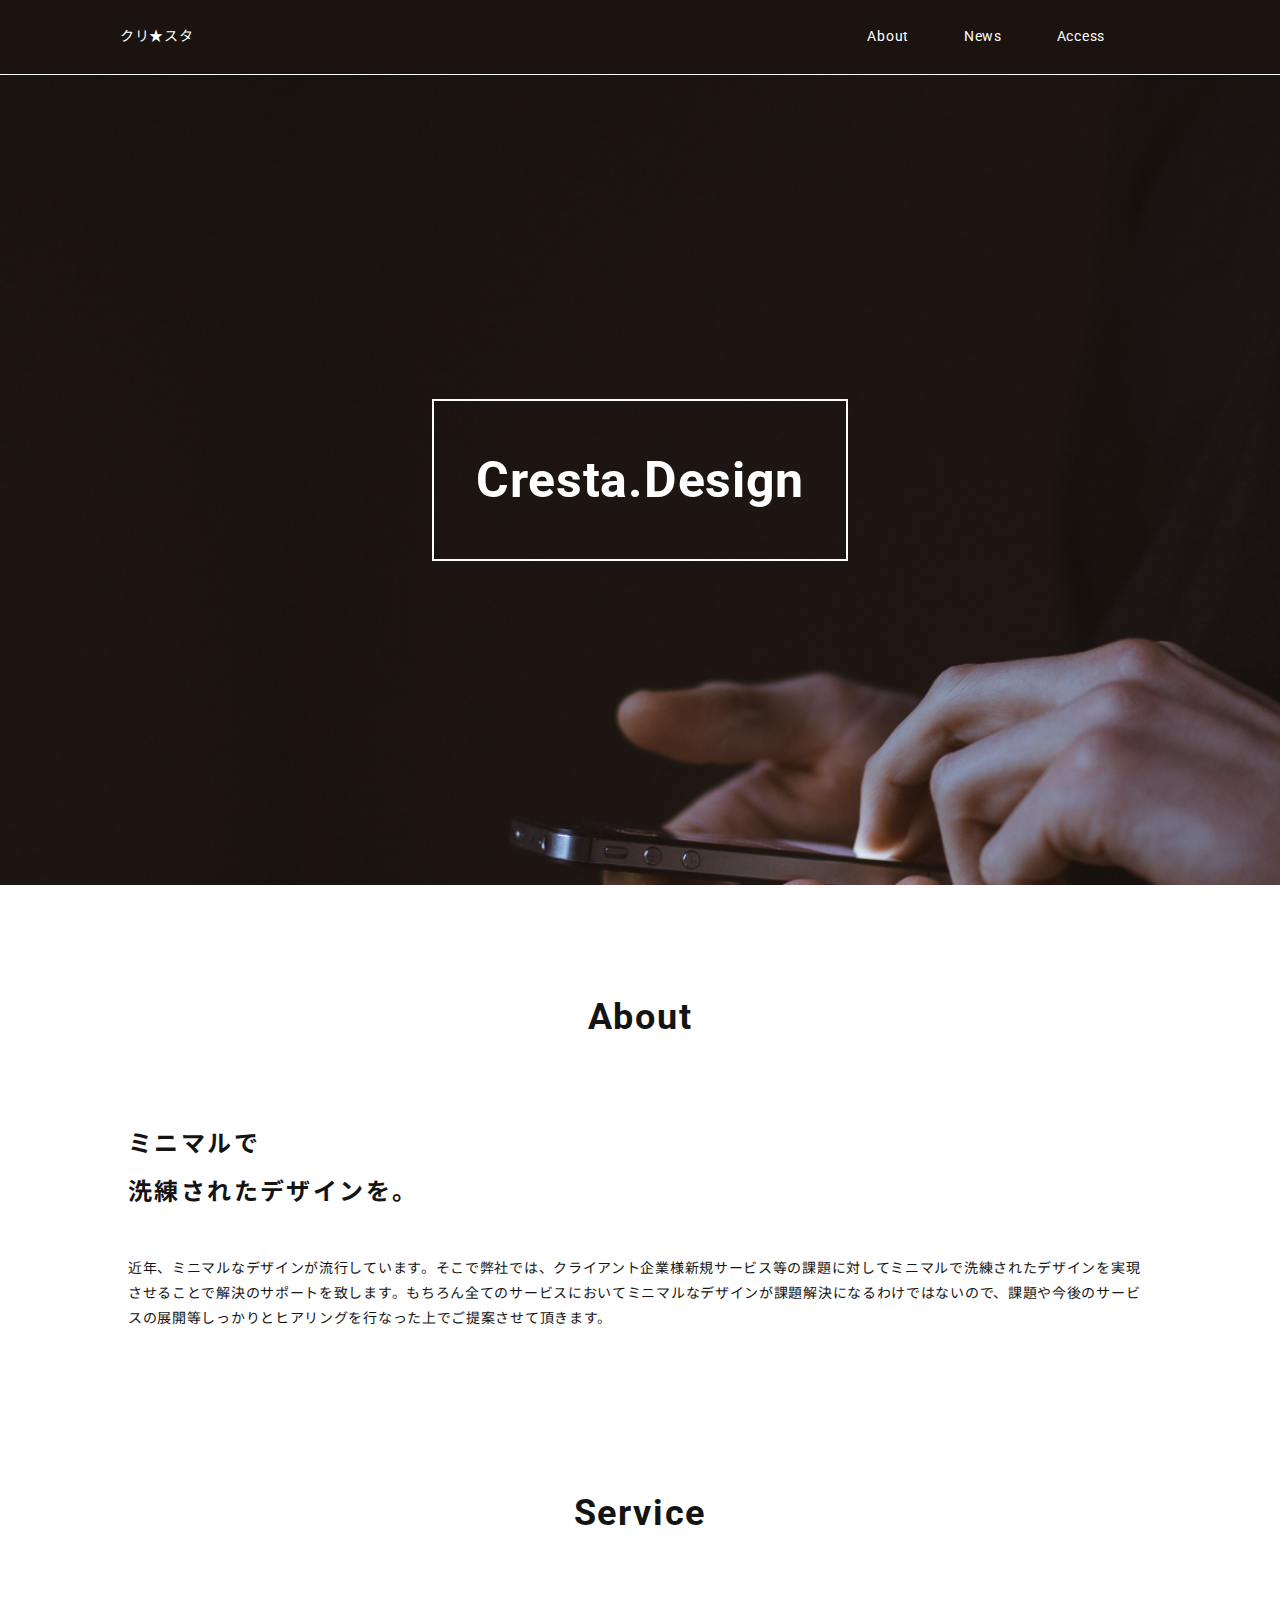
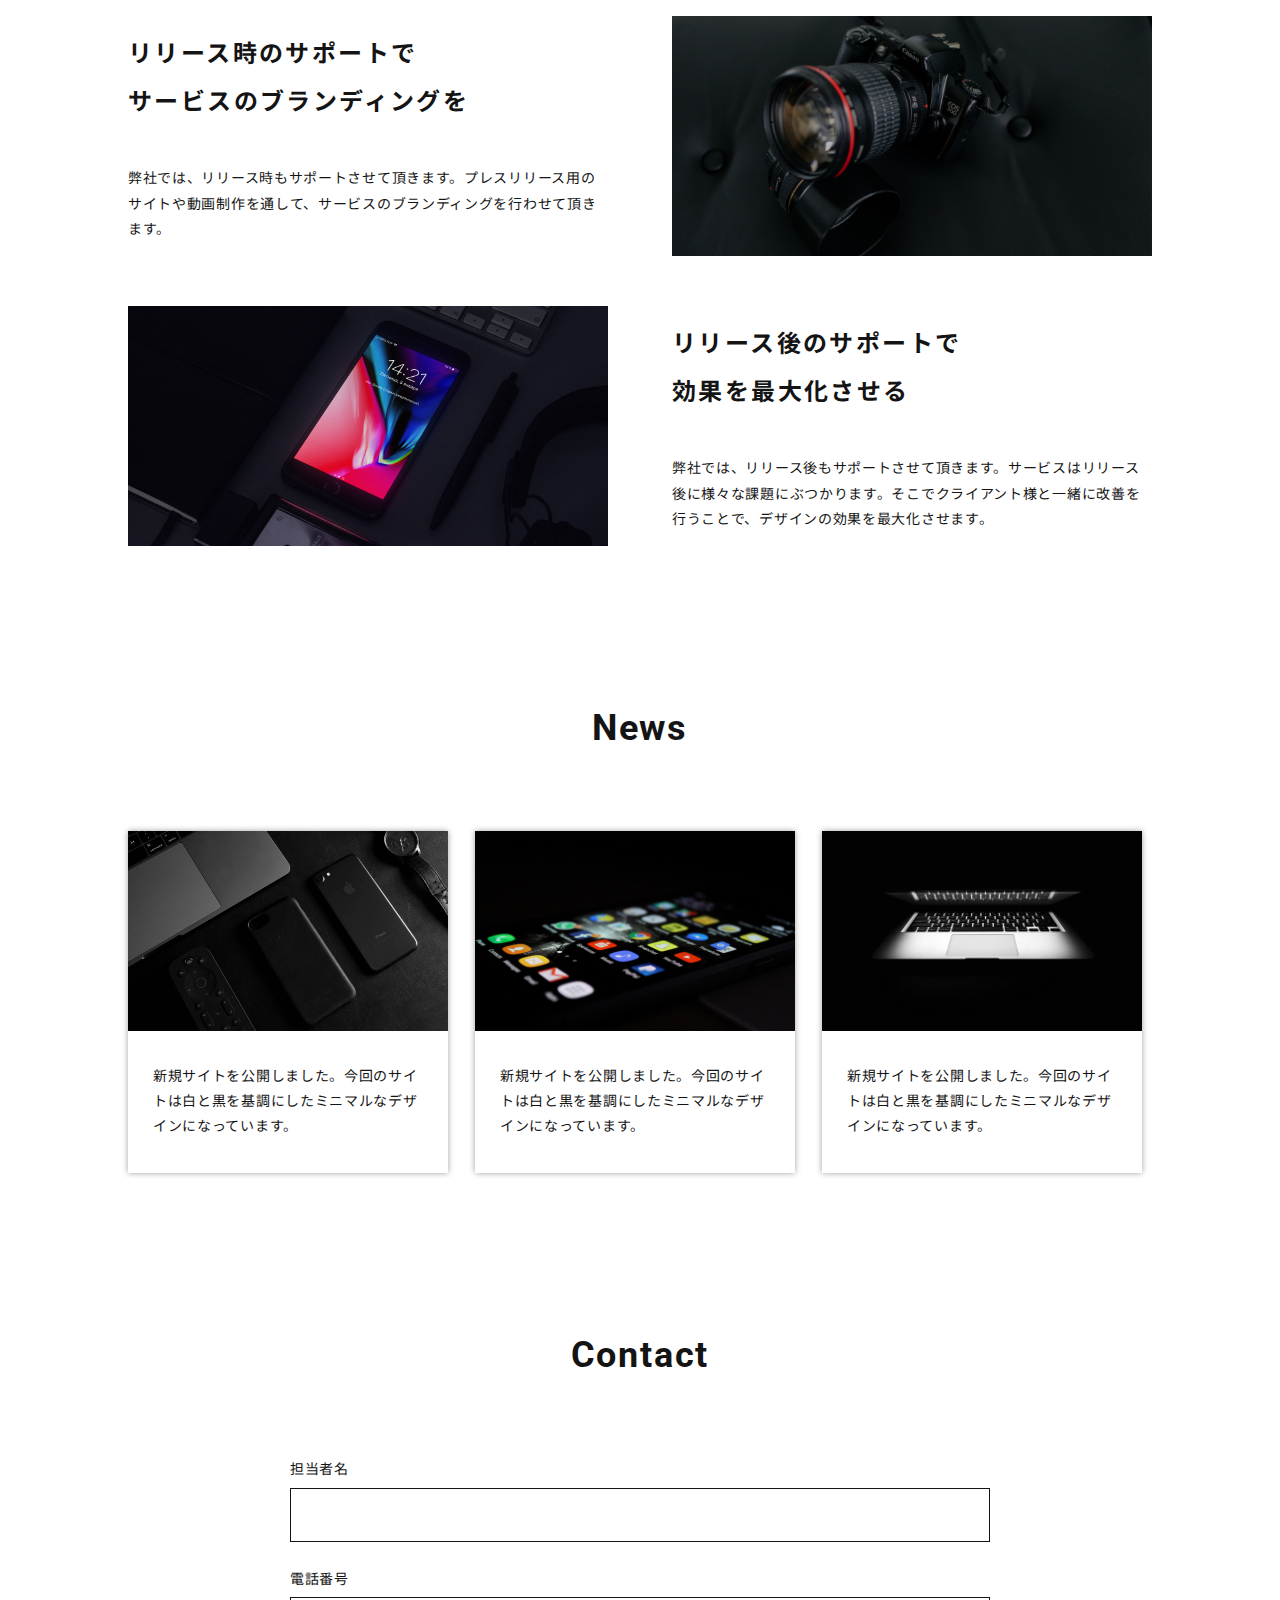
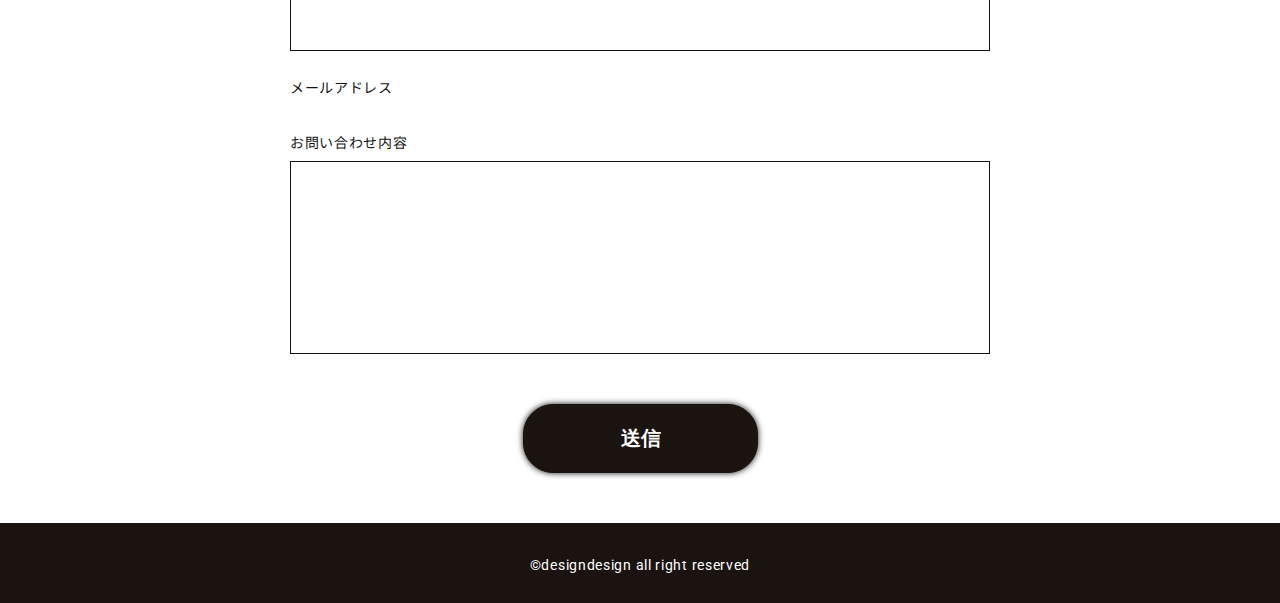
<file: fallocaust/html/index.html>
<!DOCTYPE html>
<html lang="ja">
<head>
    <meta charset="UTF-8">
    <meta name="viewport" content="width=device-width, initial-scale=1.0">
    <meta http-equiv="X-UA-Compatible" content="ie=edge">
    <title>2020コーディング練習</title>
    <meta name="description" content="ページの紹介文">
<!-- CSS -->
    <link rel="stylesheet" type="text/css" href="../css/reset.css">
    <link href="https://fonts.googleapis.com/css?family=Noto+Sans+JP|Roboto&display=swap" rel="stylesheet">
    <link rel="stylesheet" type="text/css" href="../css/style.css">
</head>
<body>
    <header class="header">
        <h1 class="site-title"><a href="./">クリ★スタ</a></h1>
        <div class="nav-wrapper">
            <nav class="header-nav">
                <ul class="nav-list">
                    <li class="nav-item"><a href="#about">About</a></li>
                    <li class="nav-item"><a href="#about">News</a></li>
                    <li class="nav-item"><a href="#about">Access</a></li>
                </ul>
            </nav>
        </div>
        <button class="burger-btn">
            <span class="bars">
                <span class="bar bar_top"></span>
                <span class="bar bar_mid"></span>
                <span class="bar bar_bottom"></span>
            </span>
        </button>
    </header>
<!-- //header -->

<!-- main -->
        <main>
            <!-- fv -->
            <div class="fv">
                <p class="main-copy">Cresta.Design</p>
            </div>
            <!-- //fv -->

            <!-- about -->
            <section class="section-wrapper" id="about">
                <h2 class="section-title">About</h2>
                <h3 class="about-title">
                    ミニマルで<br>
                    洗練されたデザインを。
                </h3>
                <p class="text_about">近年、ミニマルなデザインが流行しています。そこで弊社では、クライアント企業様新規サービス等の課題に対してミニマルで洗練されたデザインを実現させることで解決のサポートを致します。もちろん全てのサービスにおいてミニマルなデザインが課題解決になるわけではないので、課題や今後のサービスの展開等しっかりとヒアリングを行なった上でご提案させて頂きます。</p>
            </section>
            <!-- //about -->  
            
            <!-- service -->
            <section class="section-wrapper" id="service">
                <h2 class="section-title">Service</h2>
                <div class="content-inner">
                    <div class="text-wrapper_service">
                        <h3 class="service-title">リリース時のサポートで<br>サービスのブランディングを</h3>
                        <p class="section-text_service">
                            弊社では、リリース時もサポートさせて頂きます。プレスリリース用のサイトや動画制作を通して、サービスのブランディングを行わせて頂きます。
                        </p>
                    </div>
                    <div class="img-wrapper_service">
                        <img src="../img/service-image@2x.jpg" alt="黒い布のう上に置かれた一眼レフ">
                    </div>
                </div>
                <div class="content-inner reverse">
                        <div class="text-wrapper_service">
                            <h3 class="service-title">リリース後のサポートで<br>効果を最大化させる</h3>
                            <p class="section-text_service">
                                弊社では、リリース後もサポートさせて頂きます。サービスはリリース後に様々な課題にぶつかります。そこでクライアント様と一緒に改善を行うことで、デザインの効果を最大化させます。</p>
                        </div>
                        <div class="img-wrapper_service">
                            <img src="../img/service-image02@2x.jpg" alt="黒い布の上に置かれた黒いアイフォン">
                        </div>
                    </div>
                </div>
            </section>
            <!-- //service -->
    
            <!-- News -->
            <section class="section-wrapper" id="blog">
                <div class="section-inner">
                <h2 class="section-title">News</h2>
                    <ul class="card-list">
                        <li class="card-item">
                            <a href="#!">
                                <div class="card-img">
                                    <img src="../img/card-image1@2x.jpg" alt="黒い背景にあるPC">
                                </div>
                                <p class="text_news">新規サイトを公開しました。今回のサイトは白と黒を基調にしたミニマルなデザインになっています。</p>
                            </a>
                        </li>
                        <li class="card-item">
                            <a href="#!">
                                <div class="card-img">
                                    <img src="../img/card-image2@2x.jpg" alt="黒い背景にあるPC">
                                </div>
                                <div class="text_news">新規サイトを公開しました。今回のサイトは白と黒を基調にしたミニマルなデザインになっています。</div>
                            </a>
                        </li>
                        <li class="card-item">
                            <a href="#!">
                                <div class="card-img">
                                    <img src="../img/card-image3@2x.jpg" alt="黒い背景にあるPC">
                                </div>
                                <div class="text_news">新規サイトを公開しました。今回のサイトは白と黒を基調にしたミニマルなデザインになっています。</div>
                            </a>
                        </li>
                    </ul>
                </div>
            </section>
            <!-- //News -->
    
            <!-- Contact -->
            <section class="section-wrapper">
                <h2 class="section-title">Contact</h2>
                <form action="" class="form">
                    <div class="form-part">
                        <label for="input-name">担当者名</label>
                        <input type="text" id="input-subject">
                    </div>
                    <div class="form-part">
                        <label for="input-tel">電話番号</label>
                        <input type="text" id="input-subject">
                    </div>
                    <div class="form-part">
                        <label for="input-mail">メールアドレス</label>
                    </div>
                    <div class="form-part">
                        <label for="detail">お問い合わせ内容</label>
                        <textarea name="" type="text" id="detail" cols="30" rows="10"></textarea>
                    </div>
                    <div class="form-send">
                        <input type="submit" value="送信" class="form-btn">
                    </div>
                </form>
            </section>
            <!-- //Contact -->
        </main>
        <!-- //Main -->
        <!-- Footer -->
        <footer class="footer">
            <small>©designdesign all right reserved</small>
        </footer>
        <!-- //Footer -->
        <script src="https://ajax.googleapis.com/ajax/libs/jquery/3.4.1/jquery.min.js"></script>
        <script src="../js/script.js"></script>
    </body>
</html>
</file>
<file: fallocaust/css/style.css>
/*
base
*/

/* ------------------ */
/* base */
/* ------------------ */
html{
	font-size: 62.5%;
}
body{
	color:#141414;
	font-size:1.4rem;
	line-height:1.8;
	letter-spacing: 0.05em;
	
	font-family: 'Roboto', sans-serif,'Noto Sans JP', sans-serif;
}
.noscroll{
	overflow: hidden;
  }
img{
	width:100%;
	vertical-align: bottom;
}
a{
	text-decoration: none;
	color:#fff;
}
.section-title{
	font-size: 3.6rem;
	font-weight: bold;
	text-align: center;
	letter-spacing: 0.05em;
	margin-bottom: 70px;
}
h3{
	font-size: 2.4rem;
	font-weight: bold;
	line-height:2;
	letter-spacing: 0.1em;
	margin-bottom: 40px;
}
.section-wrapper{
	padding:100px 10% 50px;	
}

/* ------------------ */
/* header */
/* ------------------ */
.header{
    background-color: #1B1310;
    color: #ffffff;
    height: 74px;
    display: flex;
    flex-wrap: wrap;
    justify-content: space-between;
    align-items: center;
    padding: 0% 120px;
    border-bottom: 1px solid #ffffff;
}

.nav-list{
    display: flex;
}

.nav-item{
    margin-right: 55px;
}
.burger-btn{
    display: none;
}

/* ------------------ */
/* fv */
/* ------------------ */
.fv{
    height: 90vh;
    background-image: url(../img/fv-bgi@2x.jpg);
    background-size: cover;
    background-position: center;
    background-color: #141414;
    display: flex;
    justify-content: center;
    align-items: center;
    flex-direction: column;
    }

.main-copy{
    font-size: 5rem;
    color: #fff;
    font-weight: bold;
    border: 2px solid #fff;
    padding: 34px 42px;
}
/* ------------------ */
/* about */
/* ------------------ */

/* ------------------ */
/* service */
/* ------------------ */
.text-wrapper_service, .img-wrapper_service{
    max-width: 480px;
}
.content-inner{
    display: flex;
    flex-wrap: wrap;
    justify-content: space-between;
    align-items: center;
}
.reverse{
    margin-top: 50px;
    flex-direction: row-reverse;
}

/* ------------------ */
/* news */
/* ------------------ */
.card-list{
    display: flex;
    justify-content: space-between;
    align-items: center;
}

.card-item{
    max-width: 320px;
    box-shadow: 0px 0px 6px rgba(27, 19, 16, 0.4);
    margin-right: 10px;
}

.text_news{
    color: #141414;
    padding: 33px 25px;
}

/* ------------------ */
/* contact */
/* ------------------ */
.form{
    max-width: 700px;
    margin: 0 auto;
}
input,textarea{
    border: 1px solid #141414;
    padding: 10px;
}
.form-part{
    display: flex;
    flex-direction: column;
    margin-top: 25px;
}
label{
    margin-bottom: 5px;
}
#input-subject,textarea{
    line-height: 2;
    font-size: 1.6rem;
}
textarea{
    resize: none;
    height: 171px;
}
.form-send{
    text-align: center;
    margin-top: 50px;
}
.form-btn{
    display: inline-block;
    width: 235px;
    padding: 20px 97px;
    border-radius: 30px;
    font-size: 2rem;
    font-weight: bold;
    text-align: center;
    color: #fff;
    background-color: #1B1310;
    box-shadow: 0px 0px 6px #1B1310 ;
}
/* ------------------ */
/* footer */
/* ------------------ */
footer{
    background-color: #1B1310;
    height: 80px;
}
small{
    display: block;
    text-align: center;
    color: #fff;
    padding-top: 30px;
}

@media screen and (max-width:768px){
 /* ----------------------- */
/* base_sp
/* ----------------------- */
h3{
    font-size: 2rem;
    margin-bottom: 30px;
}   
.section-wrapper{
    padding: 100px 5% 50px;
}
/* ------------------ */
/* humberger-menu */
/* ------------------ */
.header{
 padding: 0 5%;   
}
.burger-btn{
    display: block;
    width: 39px;
    height: 39px;
    position: relative;
    z-index: 3;
}
.bar{
    width: 20px;
    height: 1px;
    display: block;
    position: absolute;
    left: 50%;
    transform: translateX(-50%);
    background-color: #fff;
}
.bar_top{
    top: 10px;
}
.bar_mid{
    top: 50%;
    transform: translate(-50%,-50%);
}
.bar_bottom{
    bottom: 10px;
}
.burger-btn .close .bar_top{
transform: translate(-50%,10px) rotate(45deg);
transition: transform .3s;
}
.burger-btn .close .bar_mid{
    opacity: 0;
    transition: opacity .3s;
}
.burger-btn .close .bar_bottom {
    transform: translate(-50%, -8px) rotate(-45deg);
    transition: transform .3s;
}
.nav-wrapper{
    display: none;
    width: 100vw;
    height: 100vh;
    position: fixed;
    top: 0;
    left: 0;
    z-index: 2;
}
.header-nav{
    width: 100%;
    height: 100%;
    background-color: #1B1310;
    z-index: 2;
}
.header-nav .nav-list{
    display: block;
    position: absolute;
    top: 50%;
    left: 50%;
    transform: translate(-50%,-50%);
    text-align: center;
}
.header-nav .nav-item{
    margin-right: 0;
    margin-bottom: 40px;
}

/* ------------------ */
/* fv */
/* ------------------ */
.main-copy{
    font-size: 3rem;
}

/* ------------------ */
/* service */
/* ------------------ */
.content-inner {
    flex-direction: column;
    margin: 50px auto;
}
.img-wrapper_service {
    margin-top: 40px;
}
.img-wrapper_service img{
    height: 150px;
    object-fit: cover;
} 

/* ------------------ */
/* news */
/* ------------------ */
.card-list{
    flex-direction: column;
}
.card-item{
    margin: 50px 0 0;
}
.card-list li:first-child{
    margin-top: 0;
}
}
</file>
